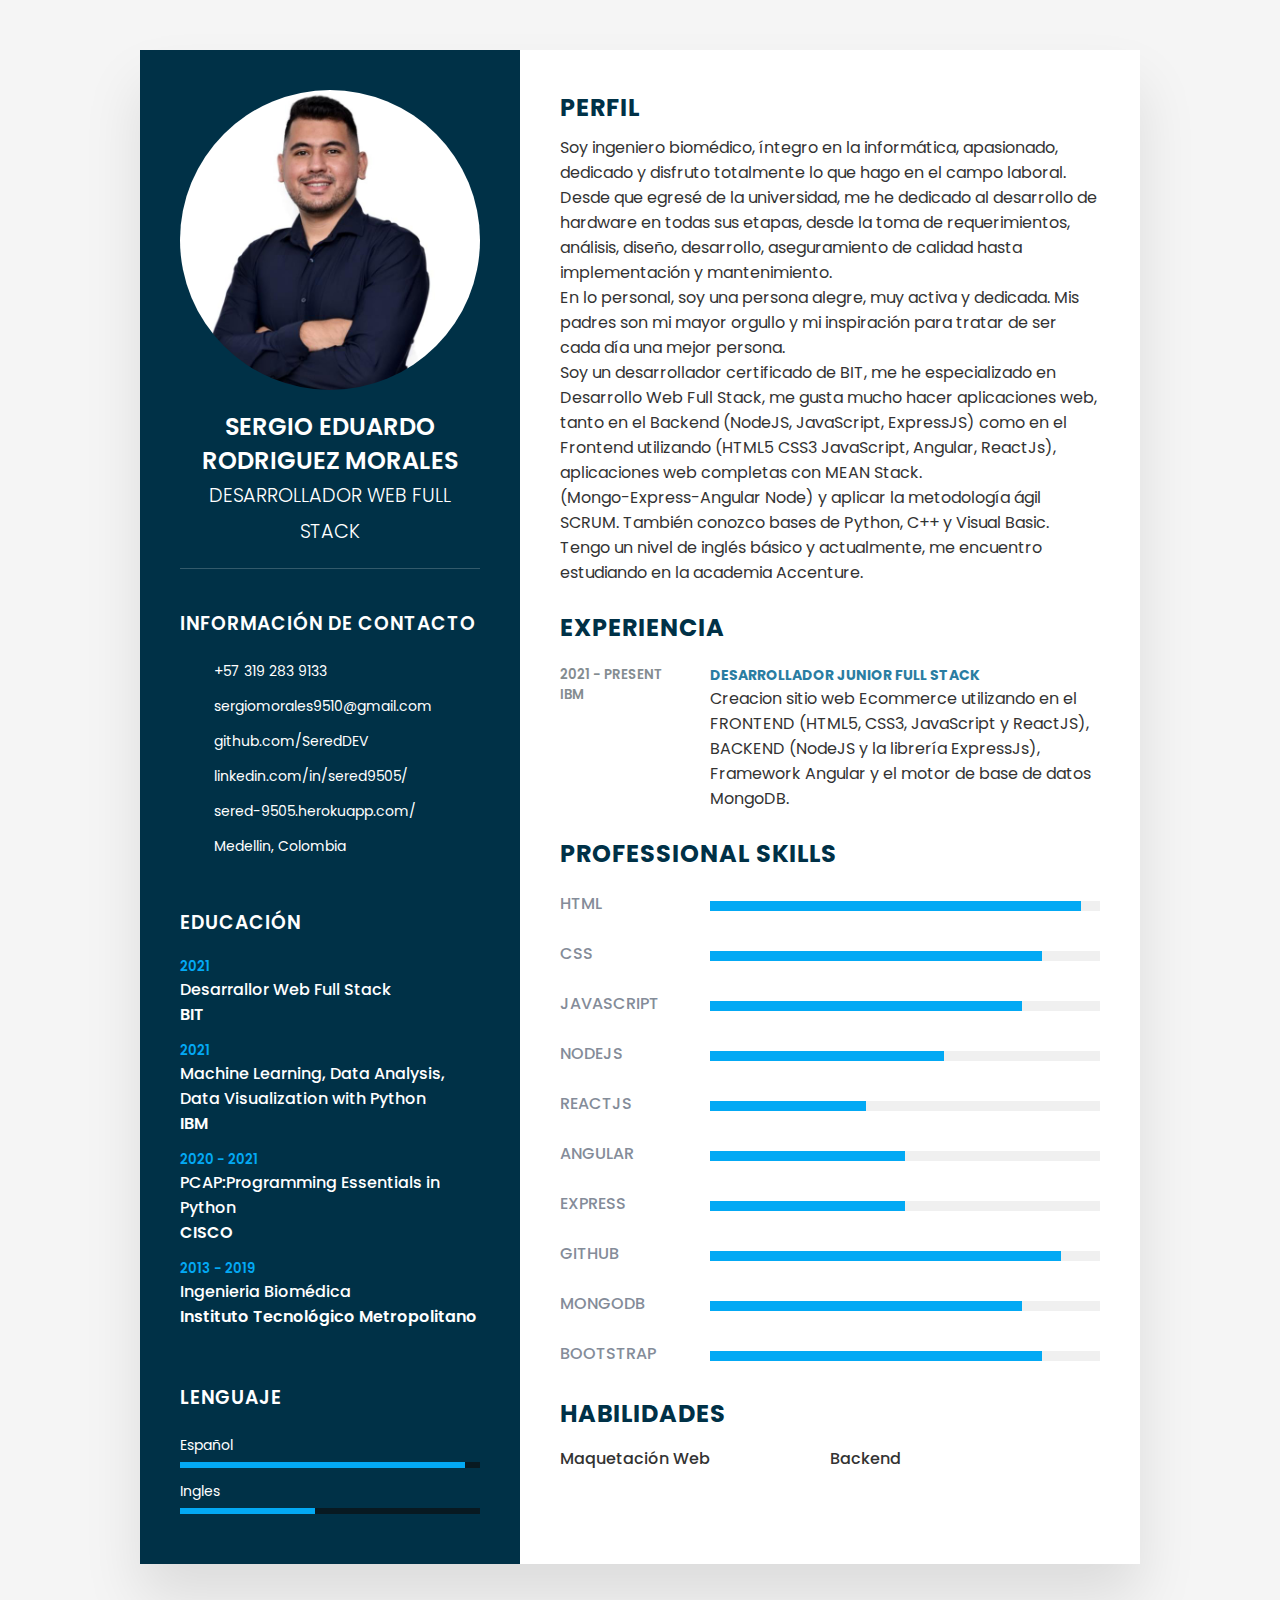
<file: CV/indexcv.html>
<!DOCTYPE html>
<html>

<head>
	<meta charset="UTF-8">
	<meta http-equiv="X-UA-Compatible" content="IE=edge">
	<meta name="viewport" content="width=device-width, initial-scale=1.0">
	<title>Hoja de Vida Sergio Rodriguez</title>

	<link rel="stylesheet" href="https://cdnjs.cloudflare.com/ajax/libs/font-awesome/5.15.3/css/all.min.css"
		integrity="sha512-iBBXm8fW90+nuLcSKlbmrPcLa0OT92xO1BIsZ+ywDWZCvqsWgccV3gFoRBv0z+8dLJgyAHIhR35VZc2oM/gI1w=="crossorigin="anonymous" referrerpolicy="no-referrer" />
	<link rel="stylesheet" type="text/css" href="../CSS/stylecv.css">
</head>
<body>
	<div class="container">
		<div class="left_Side">
			<div class="profileText">
				<div class="imgBx">
					<img src="../images/yo.jpg">
				</div>
				<h2>Sergio Eduardo Rodriguez Morales<br><span>Desarrollador Web Full Stack</span></h2>
			</div>
			<div class="contactInfo">
				<h3 class="title">Información de contacto</h3>
				<ul>
					<li>
						<span class="icon"><a href="https://api.whatsapp.com/send?phone=573192839133" target="_blank"><i class="fas fa-phone" style="color: #fff;"></i></a></span>
						<span class="text">+57 319 283 9133</span>
					</li>
					<li>
						<span class="icon"><a href=" "><i class="fas fa-envelope" style="color: #fff;"></i></a></span>
						<span class="text">sergiomorales9510@gmail.com</span>
					</li>
					<li>
						<span class="icon"><a href="https://github.com/SeredDEV" target="_blank"><i class="fab fa-github" style="color: #fff;"></i></a></span>
						<span class="text">github.com/SeredDEV</span>
					</li>
					<li>
						<span class="icon"> <a href="https://www.linkedin.com/in/sered9505/" target="_blank"><i class="fab fa-linkedin" style="color: #fff;"></i></a> </span>
						<span class="text">linkedin.com/in/sered9505/</span>
					</li>
					<li>
						<span class="icon"> <a href="https://sered-9505.herokuapp.com/" target="_blank"><i class="fas fa-globe" style="color: #fff;"></i></a></span>
						<span class="text" >sered-9505.herokuapp.com/ </span>
					</li>
					<li><a href=""></a>
						<span class="icon"><i class="fas fa-map-marked" style="color: #fff;"></i></span>
						<span class="text">Medellin, Colombia</span>
					</li>
				</ul>
			</div>
			<div class="contactInfo education">
				<h3 class="title">Educación</h3>
				<ul>
					<li>
						<h5>2021</h5>
						<h4>Desarrallor Web Full Stack</h4>
						<h4>BIT</h4>
					</li>
					<li>
						<h5>2021</h5>
						<h4>Machine Learning, Data Analysis, Data Visualization with Python</h4>
						<h4>IBM</h4>
					</li>
					<li>
						<h5>2020 - 2021</h5>
						<h4>PCAP:Programming Essentials in Python</h4>
						<h4>CISCO</h4>
					</li>

					<li>
						<h5>2013 - 2019</h5>
						<h4>Ingenieria Biomédica</h4>
						<h4>Instituto Tecnológico Metropolitano</h4>
					</li>
				</ul>
			</div>
			<div class="contactInfo language">
				<h3 class="title">LENGUAJE</h3>
				<ul>
					<li>
						<span class="text">Español</span>
						<span class="percent">
							<div style="width: 95%"></div>
						</span>
					</li>
					<li>
						<span class="text">Ingles</span>
						<span class="percent">
							<div style="width: 45%"></div>
						</span>
					</li>
				</ul>
			</div>
		</div>
		<div class="right_Side">
			<div class="about">
				<h2 class="title2">Perfil</h2>
				<p>
					Soy ingeniero biomédico, íntegro en la informática, apasionado, dedicado y disfruto totalmente lo que hago en el campo laboral.
					<br>
					Desde que egresé de la universidad, me he dedicado al desarrollo de hardware en todas sus etapas, desde la toma de requerimientos, análisis, diseño, desarrollo, aseguramiento de calidad hasta implementación y mantenimiento.
					<br>
					En lo personal, soy una persona alegre, muy activa y dedicada. Mis padres son mi mayor orgullo y mi inspiración para tratar de ser cada día una mejor persona.
					<br>
					Soy un desarrollador certificado de BIT, me he especializado en Desarrollo Web Full Stack, me gusta mucho hacer aplicaciones web, tanto en el Backend (NodeJS, JavaScript, ExpressJS) como en el Frontend utilizando (HTML5 CSS3 JavaScript, Angular, ReactJs), aplicaciones web completas con MEAN Stack. 
					<br>
					(Mongo-Express-Angular Node) y aplicar la metodología ágil SCRUM. También conozco bases de Python, C++ y Visual Basic. Tengo un nivel de inglés básico y actualmente, me encuentro estudiando en la academia Accenture.
				</p>
			</div>
			<div class="about">
				<h2 class="title2">EXPERIENCIA</h2>
				<div class="box">
					<div class="year_company">
						<h5>2021 - Present</h5>
						<h5>IBM</h5>
					</div>
					<div class="text">
						<h4>Desarrollador junior Full Stack</h4>
						<p>
							Creacion sitio web Ecommerce utilizando en el FRONTEND (HTML5, CSS3, JavaScript y ReactJS),
							BACKEND (NodeJS y la librería ExpressJs), Framework Angular y el motor de base de datos
							MongoDB.
						</p>
					</div>
				</div>
			</div>
			<div class="about skills">
				<h2 class="title2">Professional Skills</h2>
				<div class="box">
					<h4> <i class="fab fa-html5" aria-hidden="true" style="color: #e86029;"></i> Html</h4>
					<span class="percent">
						<div style="width: 95%"></div>
					</span>
				</div>
				<div class="box">
					<h4><i class="fab fa-css3-alt" aria-hidden="true" style="color: #4b97d1;"></i> CSS</h4>
					<span class="percent">
						<div style="width: 85%"></div>
					</span>
				</div>
				<div class="box">
					<h4><i class="fab fa-js-square" style="color: #f0db50;"></i> Javascript</h4>
					<span class="percent">
						<div style="width: 80%"></div>
					</span>
				</div>
				<div class="box">
					<h4><i class="fab fa-node-js" style="color: #76ad64;"></i> NodeJS</h4>
					<span class="percent">
						<div style="width: 60%"></div>
					</span>
				</div>
				<div class="box">
					<h4><i class="fab fa-react" style="color: #6ddafb;"></i> Reactjs</h4>
					<span class="percent">
						<div style="width: 40%"></div>
					</span>
				</div>
				<div class="box">
					<h4><i class="fab fa-angular" style="color: #c4262e;"></i> Angular</h4>
					<span class="percent">
						<div style="width: 50%"></div>
					</span>
				</div>
				<div class="box">
					<h4>Express<i class="fab fa-js" style="color: #f0db50;"></i> </h4>
					<span class="percent">
						<div style="width: 50%"></div>
					</span>
				</div>
				<div class="box">
					<h4><i class="fab fa-github" style="color: #000;"></i> GITHUB</h4>
					<span class="percent">
						<div style="width: 90%"></div>
					</span>
				</div>

				<div class="box">
					<h4><i class="fas fa-database" style="color: #51ab53;"></i> mongoDb</h4>
					<span class="percent">
						<div style="width: 80%"></div>
					</span>
				</div>
				<div class="box">
					<h4><i class="fab fa-bootstrap" style="color: #7952b3;"></i> BOOTSTRAP</h4>
					<span class="percent">
						<div style="width: 85%"></div>
					</span>
				</div>  
			</div>
			<div class="about interest">
				<h2 class="title2">HABILIDADES</h2>
				<ul>
					<li><i class="fas fa-palette" aria-hidden="true" style="color: #4b97d1;"></i> Maquetación Web</li>
					<li><i class="fas fa-server" aria-hidden="true" style="color: #4b97d1;"></i> Backend<li>
				</ul>
			</div>
		</div>
	</div>
</body>
</html>
</file>
<file: CSS/stylecv.css>
@import url('https://fonts.googleapis.com/css?family=Poppins:200,300,400,500,600,700,800,900&display=swap');
*
{
	margin: 0;
	padding: 0;
	box-sizing: border-box;
	font-family: 'Poppins', sans-serif;
}
body
{
	background: #f5f5f5;
	/*background: lightblue;*/
	display: flex;
	justify-content: center;
	align-items: center;
	min-height: 100vh;
}
.container
{
	position: relative;
	width: 100%;
	min-height: 1000px;
	max-width: 1000px;
	background: #fff;
	display: grid;
	margin: 50px;
	grid-template-columns: 1fr 2fr;
	box-shadow: 0 35px 55px rgba(0,0,0,0.1);
}
.left_Side
{
	position: relative;
	background: #003147;
	padding: 40PX;
}

.left_Side .profileText
{
	position: relative;
	display: flex;
	flex-direction: column;
	align-items: center;
	padding-bottom: 20px;
	border-bottom: 1px solid rgba(255,255,255,0.2);
}

.left_Side .profileText .imgBx
{
	position: relative;
	width: 300px;
	height: 300px;
	border-radius: 50%;
	overflow: hidden;
}
.left_Side .profileText .imgBx img
{
	position: absolute;
	top: 0;
	left: 0;
	width: 100%;
	height: 100%;
	object-fit: cover;
}

.left_Side .profileText h2
{
	color: #fff;
	font-size: 1.5em;
	margin-top: 20px;
	text-transform: uppercase;
	text-align: center;
	font-weight: 600;
	line-height: 1.4em;
}

.left_Side .profileText h2 span
{
	font-size: 0.8em;
	font-weight: 300;
}
.contactInfo
{
	padding-top: 40px;
}
.title
{
	color: #fff;
	text-transform: uppercase;
	font-weight: 600;
	letter-spacing: 1px;
	margin-bottom: 20px;
}
.contactInfo ul
{
	position: relative;
}
.contactInfo ul li
{
	position: relative;
	list-style: none;
	margin: 10px 0;
	cursor: pointer;
}
.contactInfo ul li span.icon
{
	display: inline-block;
	width: 30px;
	font-size: 18px;
	color: #03a9f4;
}
.contactInfo ul li span
{
	color: #fff;
	font-size: 14px;
	font-weight: 400;
}
.contactInfo.education li
{
	margin-bottom: 14px;
}
.contactInfo.education h5
{
	color: #03a9f4;
	font-weight: 600;
}
.contactInfo.education h4:nth-child(2)
{
	color: #fff;
	font-weight: 500;
}
.contactInfo.education h4
{
	color: #fff;
	font-weight: 600;
}
.contactInfo.language .percent
{
	position: relative;
	width: 100%;
	margin-top: 5px;
	margin-bottom: 10px;
	height: 6px;
	background: #081921;
	display: block;
	overflow: hidden;
}
.contactInfo.language .percent div
{
	position: absolute;
	top: 0;
	left: 0;
	height: 100%;
	background: #03a9f4;
}
.right_Side
{
	position: relative;
	background: #fff;
	padding: 40PX;
}
.about
{
	margin-bottom: 25px;
}
.about:last-child
{
	margin-bottom: 0;
}
.title2
{
	color: #003147;
	text-transform: uppercase;
	letter-spacing: 1px;
	margin-bottom: 10px;
}
p
{
	color: #333;
}

.about .box
{
	display: flex;
	flex-direction: row;
	margin: 20px 0;
}
.about .box .year_company
{
	min-width: 150px;
	margin-bottom: 10px;
}
.about .box .year_company h5
{
	text-transform: uppercase;
	color: #848c90;
	font-weight: 600;
}
.about .box .text h4
{
	text-transform: uppercase;
	color: #2a7da2;
	font-size: 14px;
}


.about.skills .box
{
	position: relative;
	width: 100%;
	display: grid;
	grid-template-columns: 150px 1fr;
	justify-content: center;
	align-items: center;
}
.about.skills .box h4
{
	text-transform: uppercase;
	color: #848c99;
    font-weight: 500;
    margin-bottom: 5px;
}
.about.skills .box .percent
{
	position: relative;
	width: 100%;
	height: 10px;
	background: #f0f0f0;
}
.about.skills .box .percent div
{
	position: absolute;
	top: 0;
	left: 0;
	height: 100%;
	background: #03a9f4;
}



.interest ul
{
	display: grid;
	grid-template-columns: repeat(2,1fr);
}
.interest ul li
{
	list-style: none;
	color: #333;
	font-weight: 500;
	margin: 5px 0;
}
.interest ul li .fa
{
	color: #03a9f4;
	font-size: 14px;
	width: 10px;

}


@media (max-width: 1000px)
{
	.container
	{
		margin: 10px;
	    grid-template-columns: repeat(1,1fr);
	}
	.interest ul
	{
		grid-template-columns: repeat(2,1fr);
	}
}
@media (max-width: 600px)
{
	.about .box
	{
	    flex-direction: column;
	}
	.interest ul
	{
		grid-template-columns: repeat(1,1fr);
	}
	.about.skills .box
	{
    	grid-template-columns: repeat(1,1fr);
	}
}
</file>
